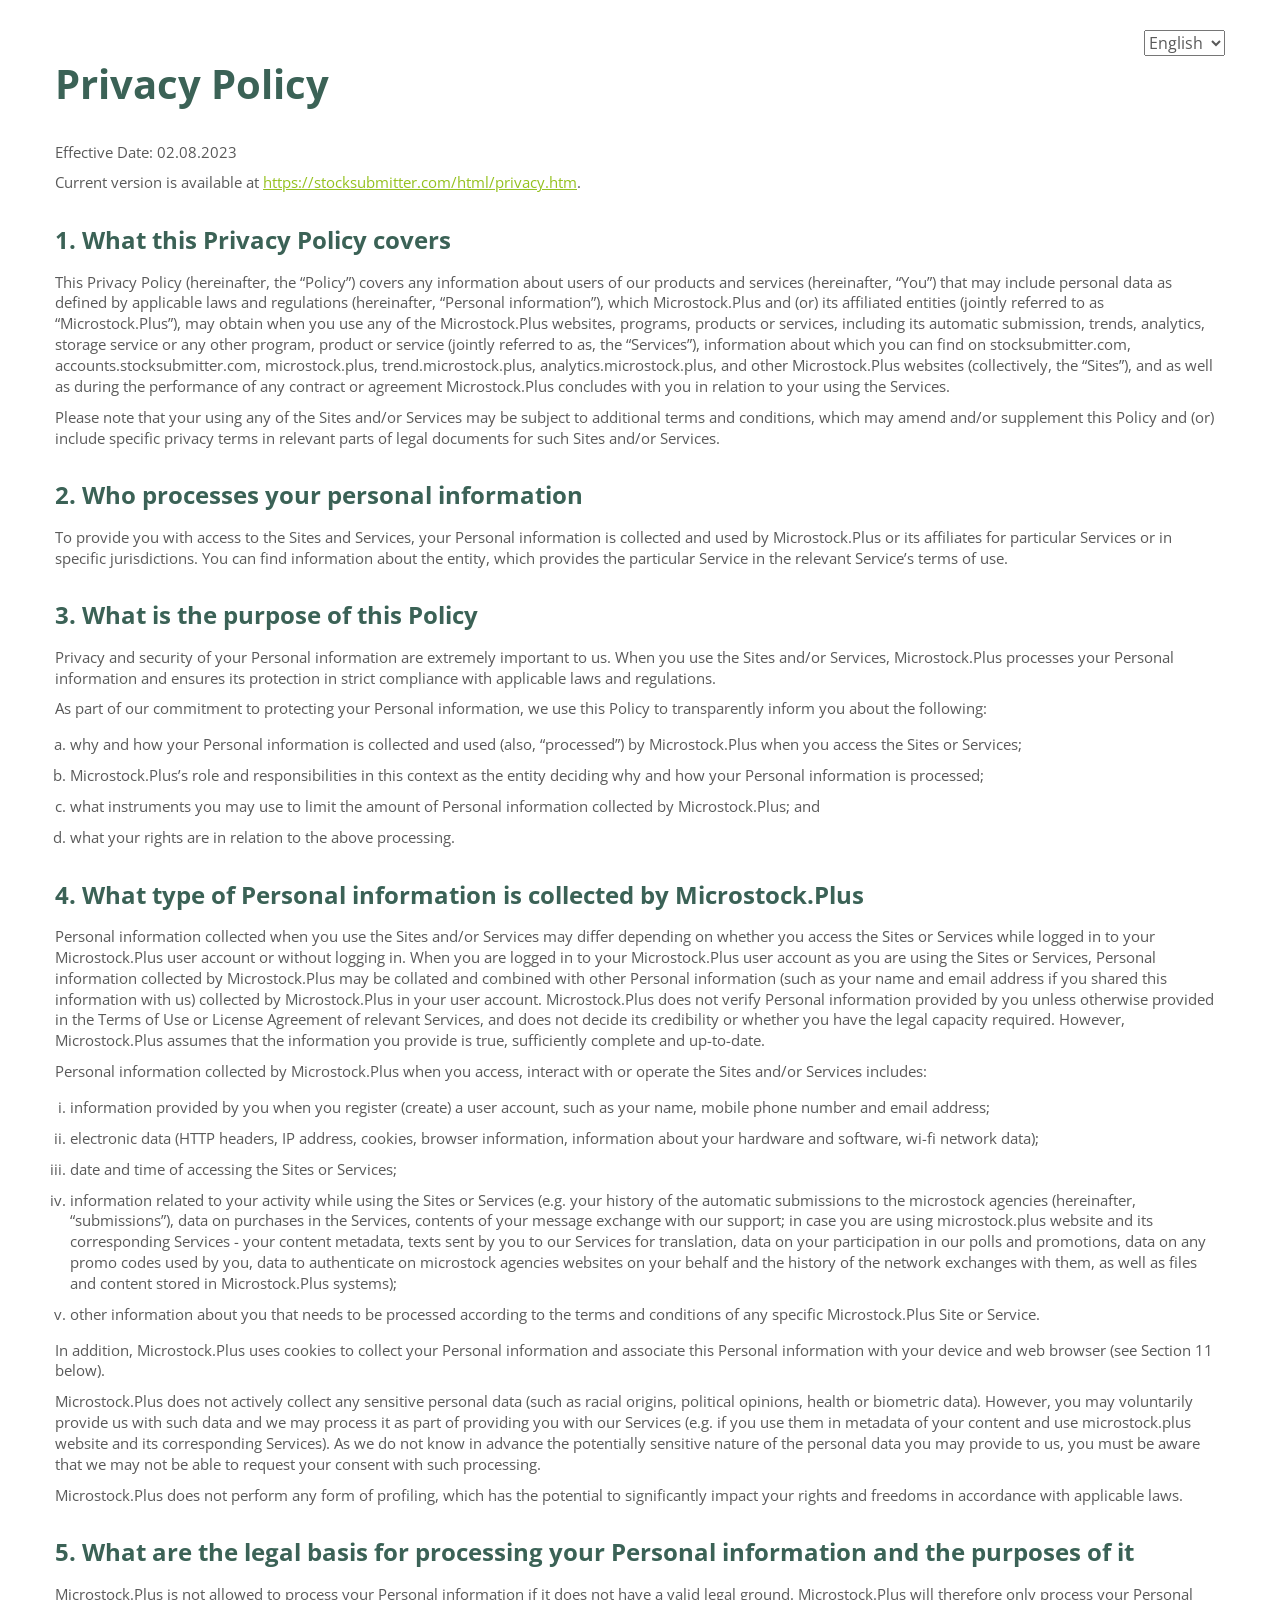
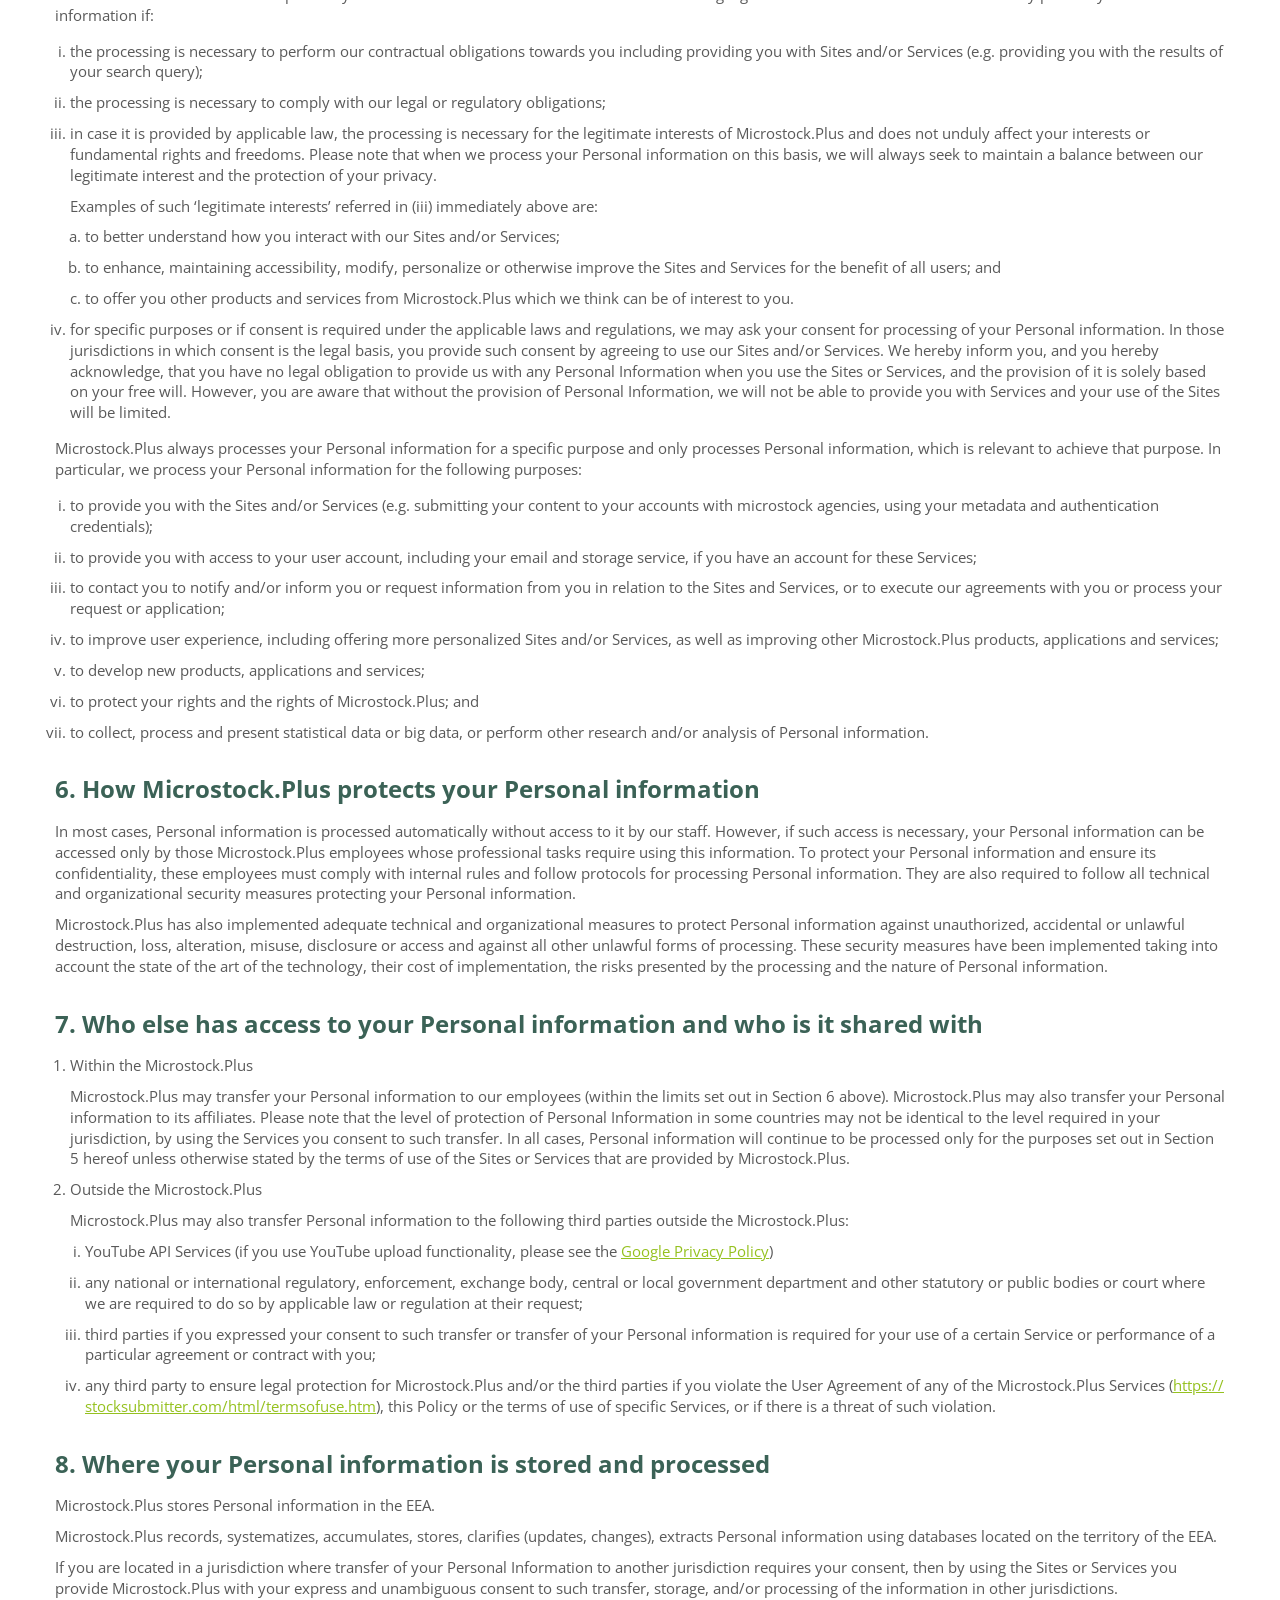
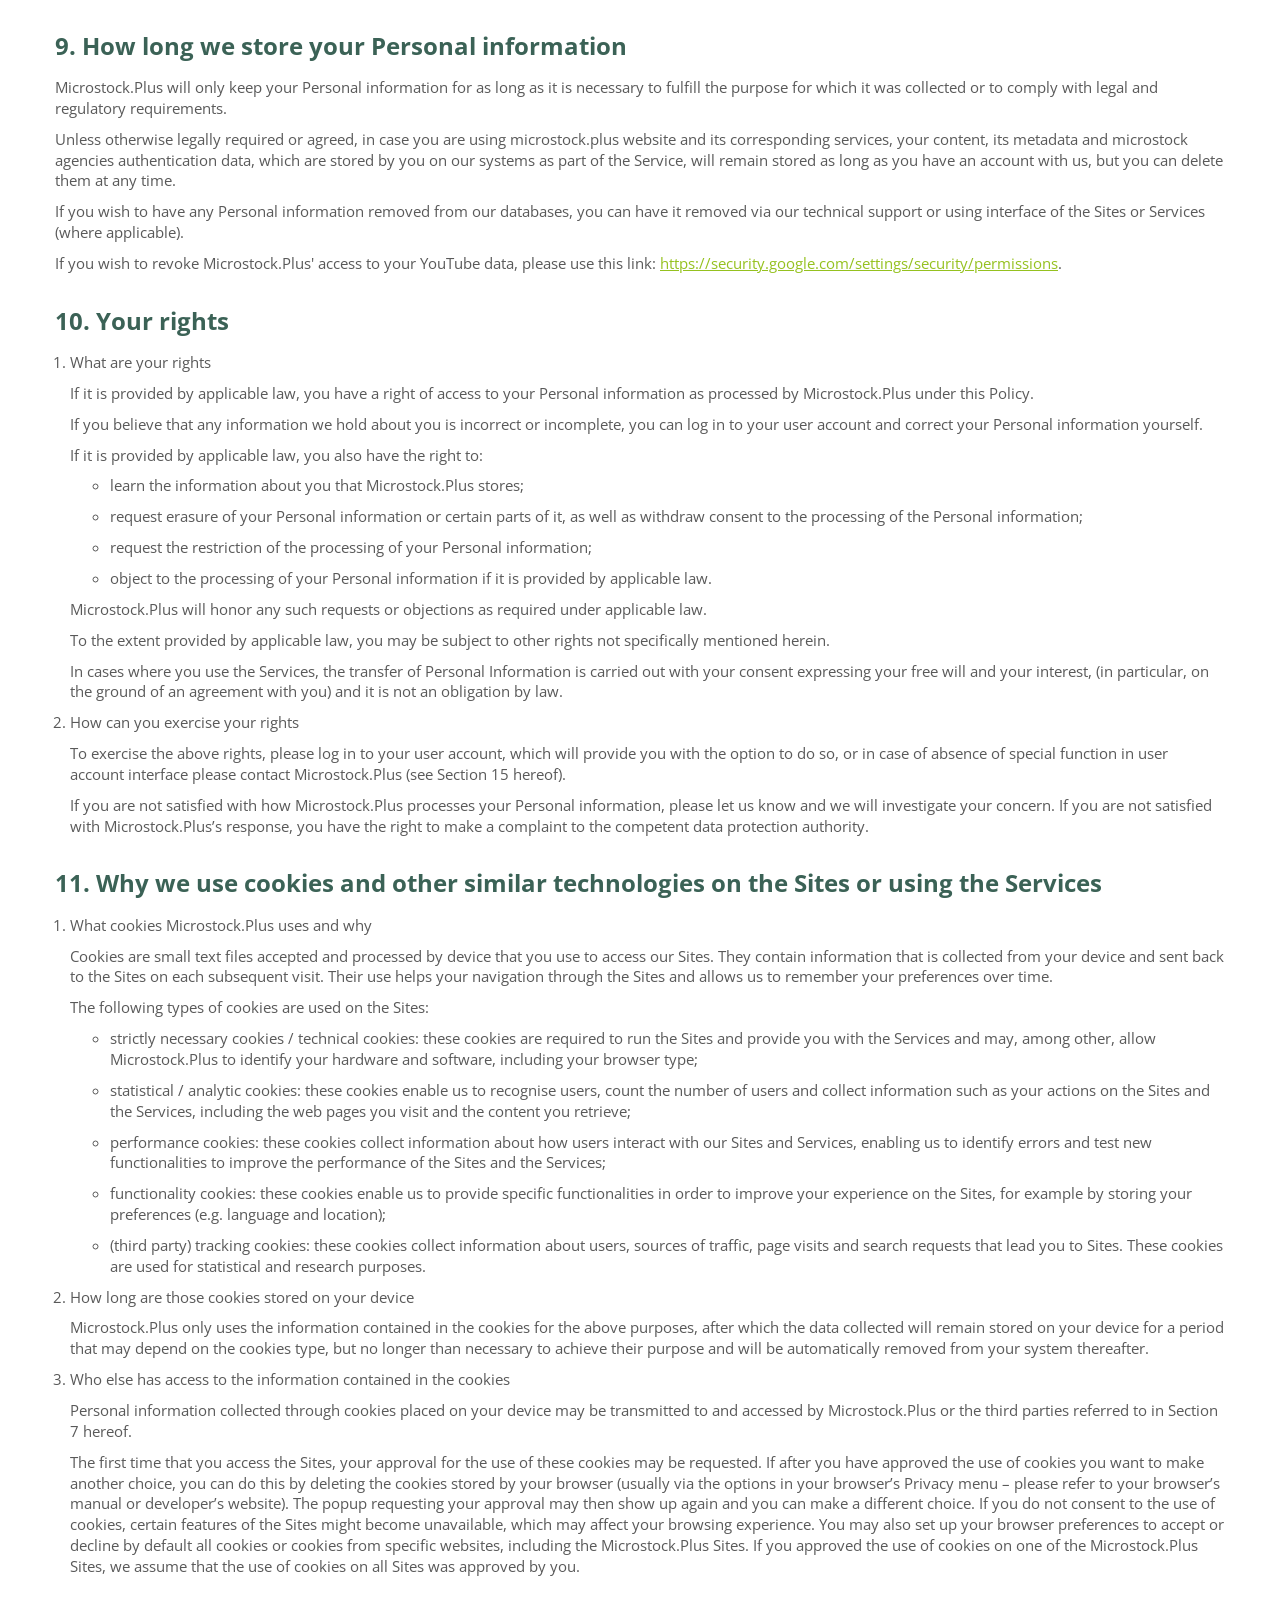
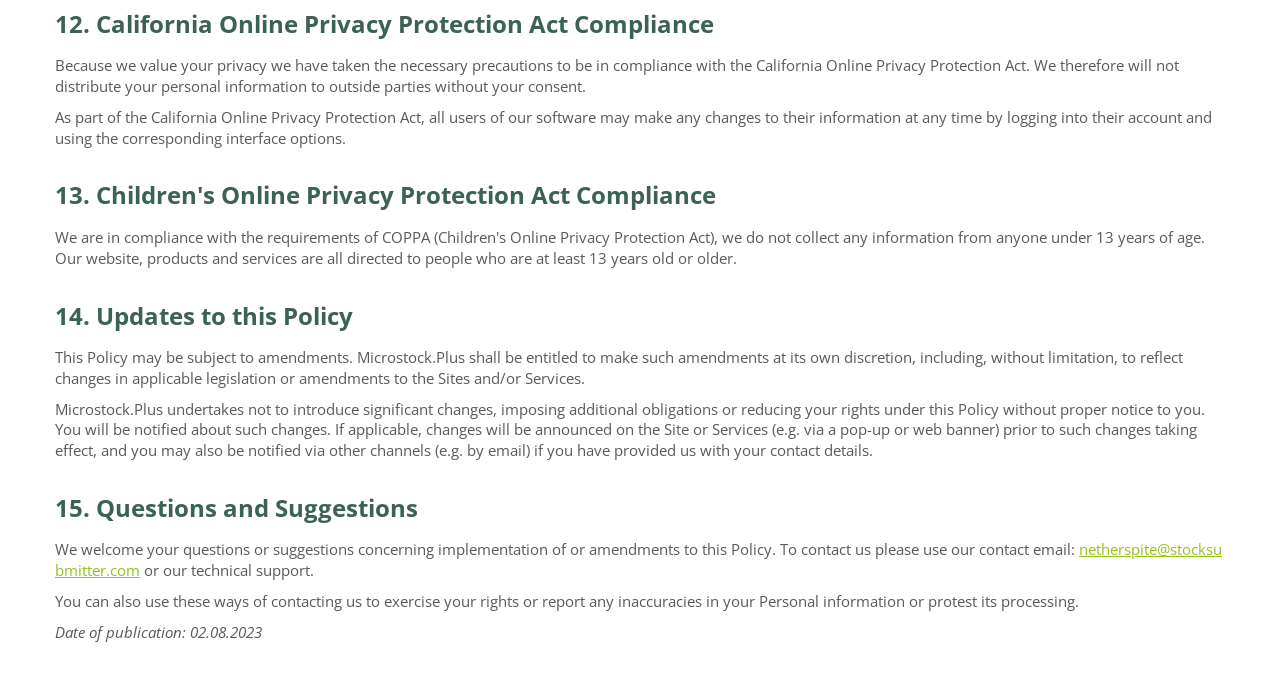
<file: app/html/privacy.htm>
<!DOCTYPE html>
<html lang="en">

<head>
  <meta charset="UTF-8">
  <meta name="viewport" content="width=device-width, initial-scale=1.0">
  <meta http-equiv="X-UA-Compatible" content="ie=edge">
  <link href="https://fonts.googleapis.com/css?family=Open+Sans:400,700&display=swap" rel="stylesheet" media="all" onload="this.media='all'">
  <title>Privacy Policy</title>
  <meta name="description" content="Privacy Policy for the Microstock.Plus services">
</head>

<body>
  <style>
  :root {
    --root-font: 62.5%;
    --white: #FFFFFF;
    --main-title-color: #3b6256;
    --main-text-color: #595959;
    --green: #95c11f;

  }

  html {
    height: 100%;
    font-size: var(--root-font);
    width: 100%;
  }

  body {
    height: inherit;
    margin: 0;
    position: relative;
    font-family: Open Sans, Verdana, sans-serif;
    line-height: 1.4;
    -moz-osx-font-smoothing: grayscale;
    -webkit-font-smoothing: antialiased;
    font-smoothing: antialiased;
    -webkit-text-size-adjust: 100%;
    -moz-text-size-adjust: 100%;
    text-size-adjust: 100%;
    color: var(--main-text-color);
    line-height: 1.39;
    background: var(--white);
  }

  .no-scroll {
    overflow-y: hidden
  }

  button {
    -moz-appearance: none;
    -webkit-appearance: none;
    background: 0 0;
    border: 0;
    font-family: inherit;
    cursor: pointer;
    user-select: none;
  }

  a {
    text-decoration: none;
    user-select: none;
  }

  *,
  :after,
  :before {
    -webkit-box-sizing: border-box;
    box-sizing: border-box
  }

  h1,
  h2,
  h3,
  h4,
  h5,
  h6,
  p {
    margin: 0;
  }

  .privacy {
    width: 100%;
    padding: 3rem 1.5rem;
    max-width: 120rem;
    margin: 0 auto;
  }

  .privacy__select {
    display: block;
    margin-left: auto;
    font-size: 1.6rem;
    color: inherit;
    font-family: inherit;
  }

  .privacy__main-title {
    font-size: 4rem;
    color: var(--main-title-color);
    font-weight: 700;
    margin-bottom: 3rem
  }


  .privacy__section {
    font-size: 1.5rem;
  }

  .privacy__title {
    font-size: 2.4rem;
    color: var(--main-title-color);
    font-weight: 700;
    margin-bottom: 1.5rem
  }

  .privacy__section:not(:last-child) {
    margin-bottom: 3rem;
  }

  .privacy__paragraph:not(:last-child) {
    margin-bottom: 1rem;
  }

  .privacy__ol-alpha {
    list-style-type: lower-alpha;
    padding-left: 1.5rem;
  }

  .privacy__ol-common {
    padding-left: 1.5rem;
  }


  .privacy__ol {
    list-style-type: lower-roman;
    padding-left: 1.5rem;
  }

  .privacy__ul {
    margin-bottom: 1rem;
  }

  .privacy__li:not(:last-child) {
    margin-bottom: 1rem;
  }

  .privacy__link {
    word-break: break-all;
    text-decoration: underline;
    color: var(--green)
  }

  @media (max-width: 1200px) {

    .privacy__main-title {
      font-size: calc(2.8rem + 1.2 * ((100vw - 32rem)/ 88))
    }

    .privacy__title {
      font-size: calc(1.8rem + .6 * ((100vw - 32rem)/ 88))
    }

    .privacy__section {
      font-size: calc(1.4rem + .1 * ((100vw - 32rem)/ 88))
    }
  }
  </style>
  <script language="JavaScript">
    const SetLang = function() {
      const sel = document.getElementById('lang_select');
      const lang = sel.options[sel.selectedIndex].value;
      location.href = 'privacy' + ((lang === 'en') ? '' : ('_' + lang)) + '.htm';
    };
  </script>
  <article class="privacy">
    <select class="privacy__select" id="lang_select" onchange="SetLang();">
      <option value="ru">Russian</option>
      <option value="en" selected>English</option>
    </select>
    <h1 class="privacy__main-title">Privacy Policy
    </h1>
    <section class="privacy__section">
      <p class="privacy__paragraph">Effective Date: 02.08.2023</p>
      <p class="privacy__paragraph">Current version is available at <a class="privacy__link" href="/html/privacy.htm">https://stocksubmitter.com/html/privacy.htm</a>.</p>
    </section>
    <section class="privacy__section">
      <h2 class="privacy__title">1. What this Privacy Policy covers
      </h2>
      <div class="privacy__text">
        <p class="privacy__paragraph">This Privacy Policy (hereinafter, the “Policy”) covers any information about users of our products and services (hereinafter, “You”) that may include personal data as defined by applicable laws and regulations (hereinafter, “Personal information”), which Microstock.Plus and (or) its affiliated entities (jointly referred to as “Microstock.Plus”), may obtain when you use any of the Microstock.Plus websites, programs, products or services, including its automatic submission, trends, analytics, storage service or any other program, product or service (jointly referred to as, the “Services”), information about which you can find on stocksubmitter.com, accounts.stocksubmitter.com, microstock.plus, trend.microstock.plus, analytics.microstock.plus, and other Microstock.Plus websites (collectively, the “Sites”), and as well as during the performance of any contract or agreement Microstock.Plus concludes with you in relation to your using the Services.</p>
        <p class="privacy__paragraph">Please note that your using any of the Sites and/or Services may be subject to additional terms and conditions, which may amend and/or supplement this Policy and (or) include specific privacy terms in relevant parts of legal documents for such Sites and/or Services.</p>
      </div>
    </section>
    <section class="privacy__section">
      <h2 class="privacy__title">2. Who processes your personal information
      </h2>
      <div class="privacy__text">
        <p class="privacy__paragraph">To provide you with access to the Sites and Services, your Personal information is collected and used by Microstock.Plus or its affiliates for particular Services or in specific jurisdictions. You can find information about the entity, which provides the particular Service in the relevant Service’s terms of use.</p>
      </div>
    </section>
    <section class="privacy__section">
      <h2 class="privacy__title">3. What is the purpose of this Policy
      </h2>
      <div class="privacy__text">
        <p class="privacy__paragraph">Privacy and security of your Personal information are extremely important to us. When you use the Sites and/or Services, Microstock.Plus processes your Personal information and ensures its protection in strict compliance with applicable laws and regulations.</p>
        <p class="privacy__paragraph">As part of our commitment to protecting your Personal information, we use this Policy to transparently inform you about the following:</p>
        <ol class="privacy__ol-alpha">
          <li class="privacy__li">why and how your Personal information is collected and used (also, “processed”) by Microstock.Plus when you access the Sites or Services;</li>
          <li class="privacy__li">Microstock.Plus’s role and responsibilities in this context as the entity deciding why and how your Personal information is processed;</li>
          <li class="privacy__li">what instruments you may use to limit the amount of Personal information collected by Microstock.Plus; and</li>
          <li class="privacy__li">what your rights are in relation to the above processing.</li>
        </ol>
      </div>
    </section>
    <section class="privacy__section">
      <h2 class="privacy__title">4. What type of Personal information is collected by Microstock.Plus
      </h2>
      <div class="privacy__text">
        <p class="privacy__paragraph">Personal information collected when you use the Sites and/or Services may differ depending on whether you access the Sites or Services while logged in to your Microstock.Plus user account or without logging in. When you are logged in to your Microstock.Plus user account as you are using the Sites or Services, Personal information collected by Microstock.Plus may be collated and combined with other Personal information (such as your name and email address if you shared this information with us) collected by Microstock.Plus in your user account. Microstock.Plus does not verify Personal information provided by you unless otherwise provided in the Terms of Use or License Agreement of relevant Services, and does not decide its credibility or whether you have the legal capacity required. However, Microstock.Plus assumes that the information you provide is true, sufficiently complete and up-to-date.</p>
        <p class="privacy__paragraph">Personal information collected by Microstock.Plus when you access, interact with or operate the Sites and/or Services includes:</p>
        <ol class="privacy__ol">
          <li class="privacy__li">information provided by you when you register (create) a user account, such as your name, mobile phone number and email address;</li>
          <li class="privacy__li">electronic data (HTTP headers, IP address, cookies, browser information, information about your hardware and software, wi-fi network data);</li>
          <li class="privacy__li">date and time of accessing the Sites or Services;</li>
          <li class="privacy__li">information related to your activity while using the Sites or Services (e.g. your history of the automatic submissions to the microstock agencies (hereinafter, “submissions”), data on purchases in the Services, contents of your message exchange with our support; in case you are using microstock.plus website and its corresponding Services - your content metadata, texts sent by you to our Services for translation, data on your participation in our polls and promotions, data on any promo codes used by you, data to authenticate on microstock agencies websites on your behalf and the history of the network exchanges with them, as well as files and content stored in Microstock.Plus systems);</li>
          <li class="privacy__li">other information about you that needs to be processed according to the terms and conditions of any specific Microstock.Plus Site or Service.</li>
        </ol>
        <p class="privacy__paragraph">In addition, Microstock.Plus uses cookies to collect your Personal information and associate this Personal information with your device and web browser (see Section 11 below).</p>
        <p class="privacy__paragraph">Microstock.Plus does not actively collect any sensitive personal data (such as racial origins, political opinions, health or biometric data). However, you may voluntarily provide us with such data and we may process it as part of providing you with our Services (e.g. if you use them in metadata of your content and use microstock.plus website and its corresponding Services). As we do not know in advance the potentially sensitive nature of the personal data you may provide to us, you must be aware that we may not be able to request your consent with such processing.</p>
        <p class="privacy__paragraph">Microstock.Plus does not perform any form of profiling, which has the potential to significantly impact your rights and freedoms in accordance with applicable laws.</p>
      </div>
    </section>
    <section class="privacy__section">
      <h2 class="privacy__title">5. What are the legal basis for processing your Personal information and the purposes of it
      </h2>
      <div class="privacy__text">
        <p class="privacy__paragraph">Microstock.Plus is not allowed to process your Personal information if it does not have a valid legal ground. Microstock.Plus will therefore only process your Personal information if:</p>
        <ol class="privacy__ol">
          <li class="privacy__li">the processing is necessary to perform our contractual obligations towards you including providing you with Sites and/or Services (e.g. providing you with the results of your search query);</li>
          <li class="privacy__li">the processing is necessary to comply with our legal or regulatory obligations;</li>
          <li class="privacy__li">
            <p class="privacy__paragraph">in case it is provided by applicable law, the processing is necessary for the legitimate interests of Microstock.Plus and does not unduly affect your interests or fundamental rights and freedoms. Please note that when we process your Personal information on this basis, we will always seek to maintain a balance between our legitimate interest and the protection of your privacy.</p>
            <p class="privacy__paragraph">Examples of such ‘legitimate interests’ referred in (iii) immediately above are:</p>
            <ol class="privacy__ol-alpha">
              <li class="privacy__li">to better understand how you interact with our Sites and/or Services;</li>
              <li class="privacy__li">to enhance, maintaining accessibility, modify, personalize or otherwise improve the Sites and Services for the benefit of all users; and</li>
              <li class="privacy__li">to offer you other products and services from Microstock.Plus which we think can be of interest to you.</li>
            </ol>
          </li>
          <li class="privacy__li">for specific purposes or if consent is required under the applicable laws and regulations, we may ask your consent for processing of your Personal information. In those jurisdictions in which consent is the legal basis, you provide such consent by agreeing to use our Sites and/or Services. We hereby inform you, and you hereby acknowledge, that you have no legal obligation to provide us with any Personal Information when you use the Sites or Services, and the provision of it is solely based on your free will. However, you are aware that without the provision of Personal Information, we will not be able to provide you with Services and your use of the Sites will be limited.</li>
        </ol>
        <p class="privacy__paragraph">Microstock.Plus always processes your Personal information for a specific purpose and only processes Personal information, which is relevant to achieve that purpose. In particular, we process your Personal information for the following purposes:</p>
        <ol class="privacy__ol">
          <li class="privacy__li">to provide you with the Sites and/or Services (e.g. submitting your content to your accounts with microstock agencies, using your metadata and authentication credentials);</li>
          <li class="privacy__li">to provide you with access to your user account, including your email and storage service, if you have an account for these Services;</li>
          <li class="privacy__li">to contact you to notify and/or inform you or request information from you in relation to the Sites and Services, or to execute our agreements with you or process your request or application;</li>
          <li class="privacy__li">to improve user experience, including offering more personalized Sites and/or Services, as well as improving other Microstock.Plus products, applications and services; </li>
          <li class="privacy__li">to develop new products, applications and services;</li>
          <li class="privacy__li">to protect your rights and the rights of Microstock.Plus; and</li>
          <li class="privacy__li">to collect, process and present statistical data or big data, or perform other research and/or analysis of Personal information.</li>
        </ol>
      </div>
    </section>
    <section class="privacy__section">
      <h2 class="privacy__title">6. How Microstock.Plus protects your Personal information
      </h2>
      <div class="privacy__text">
        <p class="privacy__paragraph">In most cases, Personal information is processed automatically without access to it by our staff. However, if such access is necessary, your Personal information can be accessed only by those Microstock.Plus employees whose professional tasks require using this information. To protect your Personal information and ensure its confidentiality, these employees must comply with internal rules and follow protocols for processing Personal information. They are also required to follow all technical and organizational security measures protecting your Personal information.</p>
        <p class="privacy__paragraph">Microstock.Plus has also implemented adequate technical and organizational measures to protect Personal information against unauthorized, accidental or unlawful destruction, loss, alteration, misuse, disclosure or access and against all other unlawful forms of processing. These security measures have been implemented taking into account the state of the art of the technology, their cost of implementation, the risks presented by the processing and the nature of Personal information.</p>
      </div>
    </section>
    <section class="privacy__section">
      <h2 class="privacy__title">7. Who else has access to your Personal information and who is it shared with
      </h2>
      <div class="privacy__text">
        <ol class="privacy__ol-common">
          <li class="privacy__li">
            <p class="privacy__paragraph">Within the Microstock.Plus</p>
            <p class="privacy__paragraph">Microstock.Plus may transfer your Personal information to our employees (within the limits set out in Section 6 above). Microstock.Plus may also transfer your Personal information to its affiliates. Please note that the level of protection of Personal Information in some countries may not be identical to the level required in your jurisdiction, by using the Services you consent to such transfer. In all cases, Personal information will continue to be processed only for the purposes set out in Section 5 hereof unless otherwise stated by the terms of use of the Sites or Services that are provided by Microstock.Plus.</p>
          </li>
          <li class="privacy__li">
            <p class="privacy__paragraph">Outside the Microstock.Plus</p>
            <p class="privacy__paragraph">Microstock.Plus may also transfer Personal information to the following third parties outside the Microstock.Plus:</p>
            <ol class="privacy__ol">
              <li class="privacy__li">YouTube API Services (if you use YouTube upload functionality, please see the <a class="privacy__link" href="http://www.google.com/policies/privacy">Google Privacy Policy</a>)</li>
              <li class="privacy__li">any national or international regulatory, enforcement, exchange body, central or local government department and other statutory or public bodies or court where we are required to do so by applicable law or regulation at their request;</li>
              <li class="privacy__li">third parties if you expressed your consent to such transfer or transfer of your Personal information is required for your use of a certain Service or performance of a particular agreement or contract with you;</li>
              <li class="privacy__li">any third party to ensure legal protection for Microstock.Plus and/or the third parties if you violate the User Agreement of any of the Microstock.Plus Services (<a class="privacy__link" href="/html/termsofuse.htm">https://stocksubmitter.com/html/termsofuse.htm</a>), this Policy or the terms of use of specific Services, or if there is a threat of such violation. </li>
            </ol>
          </li>
        </ol>
      </div>
    </section>
    <section class="privacy__section">
      <h2 class="privacy__title">8. Where your Personal information is stored and processed
      </h2>
      <div class="privacy__text">
        <p class="privacy__paragraph">Microstock.Plus stores Personal information in the EEA.</p>
        <p class="privacy__paragraph">Microstock.Plus records, systematizes, accumulates, stores, clarifies (updates, changes), extracts Personal information using databases located on the territory of the EEA.</p>
        <p class="privacy__paragraph">If you are located in a jurisdiction where transfer of your Personal Information to another jurisdiction requires your consent, then by using the Sites or Services you provide Microstock.Plus with your express and unambiguous consent to such transfer, storage, and/or processing of the information in other jurisdictions.</p>
      </div>
    </section>
    <section class="privacy__section">
      <h2 class="privacy__title">9. How long we store your Personal information
      </h2>
      <div class="privacy__text">
        <p class="privacy__paragraph">Microstock.Plus will only keep your Personal information for as long as it is necessary to fulfill the purpose for which it was collected or to comply with legal and regulatory requirements.</p>
        <p class="privacy__paragraph">Unless otherwise legally required or agreed, in case you are using microstock.plus website and its corresponding services, your content, its metadata and microstock agencies authentication data, which are stored by you on our systems as part of the Service, will remain stored as long as you have an account with us, but you can delete them at any time.</p>
        <p class="privacy__paragraph">If you wish to have any Personal information removed from our databases, you can have it removed via our technical support or using interface of the Sites or Services (where applicable).</p>
        <p class="privacy__paragraph">If you wish to revoke Microstock.Plus' access to your YouTube data, please use this link: <a class="privacy__link" href="https://security.google.com/settings/security/permissions">https://security.google.com/settings/security/permissions</a>.</p>
      </div>
    </section>
    <section class="privacy__section">
      <h2 class="privacy__title">10. Your rights
      </h2>
      <div class="privacy__text">
        <ol class="privacy__ol-common">
          <li class="privacy__li">
            <p class="privacy__paragraph">What are your rights</p>
            <p class="privacy__paragraph">If it is provided by applicable law, you have a right of access to your Personal information as processed by Microstock.Plus under this Policy.</p>
            <p class="privacy__paragraph">If you believe that any information we hold about you is incorrect or incomplete, you can log in to your user account and correct your Personal information yourself.</p>
            <p class="privacy__paragraph">If it is provided by applicable law, you also have the right to:</p>
            <ul class="privacy__ul">
              <li class="privacy__li">learn the information about you that Microstock.Plus stores;</li>
              <li class="privacy__li">request erasure of your Personal information or certain parts of it, as well as withdraw consent to the processing of the Personal information;</li>
              <li class="privacy__li">request the restriction of the processing of your Personal information;</li>
              <li class="privacy__li">object to the processing of your Personal information if it is provided by applicable law.</li>
            </ul>
            <p class="privacy__paragraph">Microstock.Plus will honor any such requests or objections as required under applicable law.</p>
            <p class="privacy__paragraph">To the extent provided by applicable law, you may be subject to other rights not specifically mentioned herein.</p>
            <p class="privacy__paragraph">In cases where you use the Services, the transfer of Personal Information is carried out with your consent expressing your free will and your interest, (in particular, on the ground of an agreement with you) and it is not an obligation by law.</p>
          </li>
          <li class="privacy__li">
            <p class="privacy__paragraph">How can you exercise your rights</p>
            <p class="privacy__paragraph">To exercise the above rights, please log in to your user account, which will provide you with the option to do so, or in case of absence of special function in user account interface please contact Microstock.Plus (see Section 15 hereof).</p>
            <p class="privacy__paragraph">If you are not satisfied with how Microstock.Plus processes your Personal information, please let us know and we will investigate your concern. If you are not satisfied with Microstock.Plus’s response, you have the right to make a complaint to the competent data protection authority.</p>
          </li>
        </ol>
      </div>
    </section>
    <section class="privacy__section">
      <h2 class="privacy__title">11. Why we use cookies and other similar technologies on the Sites or using the Services
      </h2>
      <div class="privacy__text">
        <ol class="privacy__ol-common">
          <li class="privacy__li">
            <p class="privacy__paragraph">What cookies Microstock.Plus uses and why</p>
            <p class="privacy__paragraph">Cookies are small text files accepted and processed by device that you use to access our Sites. They contain information that is collected from your device and sent back to the Sites on each subsequent visit. Their use helps your navigation through the Sites and allows us to remember your preferences over time.</p>
            <p class="privacy__paragraph">The following types of cookies are used on the Sites:</p>
            <ul class="privacy__ul">
              <li class="privacy__li">strictly necessary cookies / technical cookies: these cookies are required to run the Sites and provide you with the Services and may, among other, allow Microstock.Plus to identify your hardware and software, including your browser type;</li>
              <li class="privacy__li">statistical / analytic cookies: these cookies enable us to recognise users, count the number of users and collect information such as your actions on the Sites and the Services, including the web pages you visit and the content you retrieve;</li>
              <li class="privacy__li">performance cookies: these cookies collect information about how users interact with our Sites and Services, enabling us to identify errors and test new functionalities to improve the performance of the Sites and the Services;</li>
              <li class="privacy__li">functionality cookies: these cookies enable us to provide specific functionalities in order to improve your experience on the Sites, for example by storing your preferences (e.g. language and location);</li>
              <li class="privacy__li">(third party) tracking cookies: these cookies collect information about users, sources of traffic, page visits and search requests that lead you to Sites. These cookies are used for statistical and research purposes.</li>
            </ul>
          </li>
          <li class="privacy__li">
            <p class="privacy__paragraph">How long are those cookies stored on your device</p>
            <p class="privacy__paragraph">Microstock.Plus only uses the information contained in the cookies for the above purposes, after which the data collected will remain stored on your device for a period that may depend on the cookies type, but no longer than necessary to achieve their purpose and will be automatically removed from your system thereafter.</p>
          </li>
          <li class="privacy__li">
            <p class="privacy__paragraph">Who else has access to the information contained in the cookies</p>
            <p class="privacy__paragraph">Personal information collected through cookies placed on your device may be transmitted to and accessed by Microstock.Plus or the third parties referred to in Section 7 hereof.</p>
            <p class="privacy__paragraph">The first time that you access the Sites, your approval for the use of these cookies may be requested. If after you have approved the use of cookies you want to make another choice, you can do this by deleting the cookies stored by your browser (usually via the options in your browser’s Privacy menu – please refer to your browser’s manual or developer’s website). The popup requesting your approval may then show up again and you can make a different choice. If you do not consent to the use of cookies, certain features of the Sites might become unavailable, which may affect your browsing experience. You may also set up your browser preferences to accept or decline by default all cookies or cookies from specific websites, including the Microstock.Plus Sites. If you approved the use of cookies on one of the Microstock.Plus Sites, we assume that the use of cookies on all Sites was approved by you.</p>
          </li>
        </ol>
      </div>
    </section>
    <section class="privacy__section">
      <h2 class="privacy__title">12. California Online Privacy Protection Act Compliance</h2>
      <div class="privacy__text">
        <p class="privacy__paragraph">Because we value your privacy we have taken the necessary precautions to be in compliance with the California Online Privacy Protection Act. We therefore will not distribute your personal information to outside parties without your consent.</p>
        <p class="privacy__paragraph">As part of the California Online Privacy Protection Act, all users of our software may make any changes to their information at any time by logging into their account and using the corresponding interface options.</p>
      </div>
    </section>
    <section class="privacy__section">
      <h2 class="privacy__title">13. Children's Online Privacy Protection Act Compliance
      </h2>
      <div class="privacy__text">
        <p class="privacy__paragraph">We are in compliance with the requirements of COPPA (Children's Online Privacy Protection Act), we do not collect any information from anyone under 13 years of age. Our website, products and services are all directed to people who are at least 13 years old or older.</p>
      </div>
    </section>
    <section class="privacy__section">
      <h2 class="privacy__title">14. Updates to this Policy
      </h2>
      <div class="privacy__text">
        <p class="privacy__paragraph">This Policy may be subject to amendments. Microstock.Plus shall be entitled to make such amendments at its own discretion, including, without limitation, to reflect changes in applicable legislation or amendments to the Sites and/or Services.</p>
        <p class="privacy__paragraph">Microstock.Plus undertakes not to introduce significant changes, imposing additional obligations or reducing your rights under this Policy without proper notice to you. You will be notified about such changes. If applicable, changes will be announced on the Site or Services (e.g. via a pop-up or web banner) prior to such changes taking effect, and you may also be notified via other channels (e.g. by email) if you have provided us with your contact details.</p>
      </div>
    </section>
    <section class="privacy__section">
      <h2 class="privacy__title">15. Questions and Suggestions
      </h2>
      <div class="privacy__text">
        <p class="privacy__paragraph">We welcome your questions or suggestions concerning implementation of or amendments to this Policy. To contact us please use our contact email: <a href="mailto:netherspite@stocksubmitter.com" class="privacy__link">netherspite@stocksubmitter.com</a> or our technical support.</p>
        <p class="privacy__paragraph">You can also use these ways of contacting us to exercise your rights or report any inaccuracies in your Personal information or protest its processing.</p>
        <p class="privacy__paragraph"><i>Date of publication: 02.08.2023</i></p>
      </div>
    </section>
  </article>
</body>

</html>
</file>
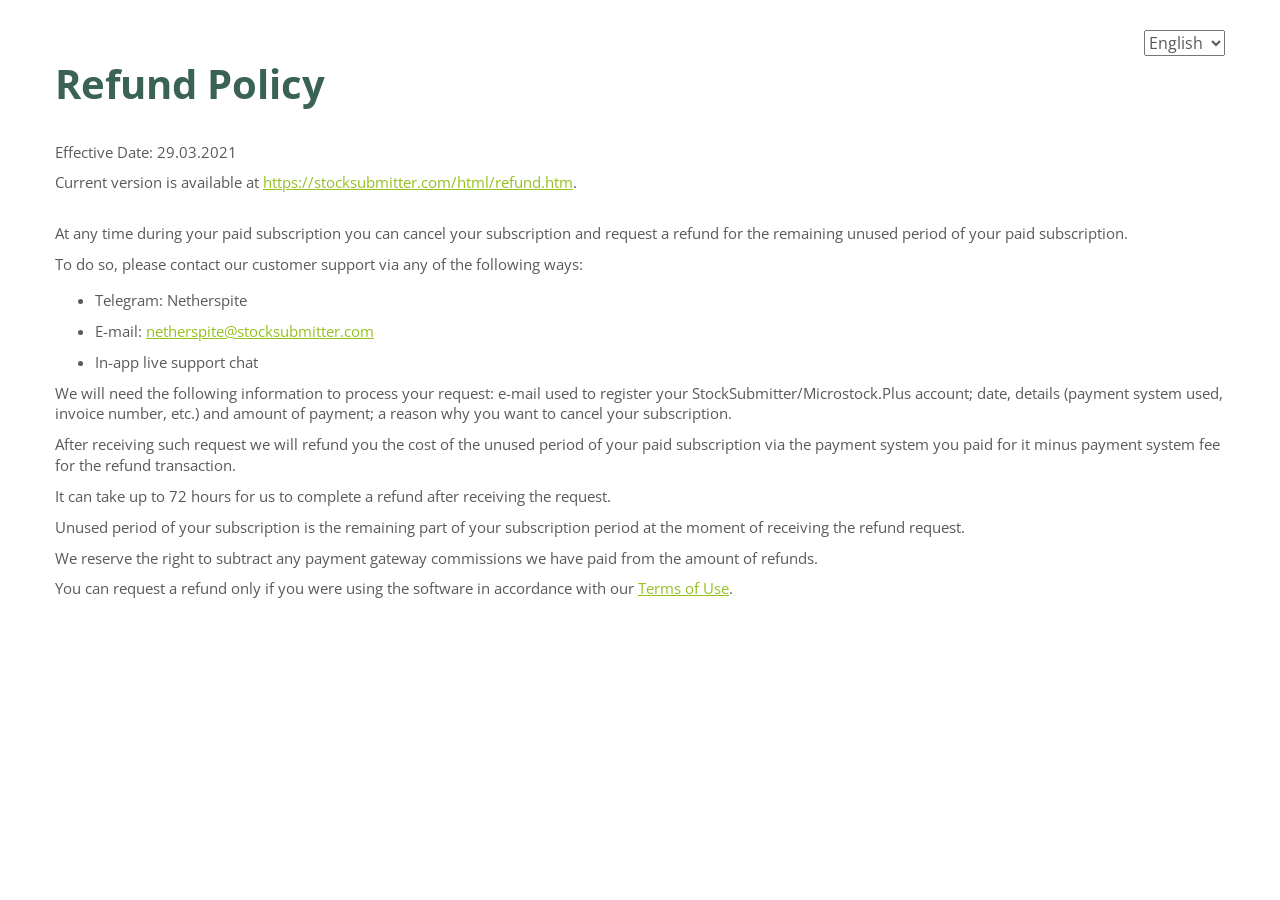
<file: app/html/refund.htm>
<!DOCTYPE html>
<html lang="en">

<head>
  <meta charset="UTF-8">
  <meta name="viewport" content="width=device-width, initial-scale=1.0">
  <meta http-equiv="X-UA-Compatible" content="ie=edge">
  <link href="https://fonts.googleapis.com/css?family=Open+Sans:400,700&display=swap" rel="stylesheet" media="all" onload="this.media='all'">
  <title>Refund Policy</title>
  <meta name="description" content="Refund Policy for the Microstock.Plus services">
</head>

<body>
  <style>
  :root {
    --root-font: 62.5%;
    --white: #FFFFFF;
    --main-title-color: #3b6256;
    --main-text-color: #595959;
    --green: #95c11f;

  }

  html {
    height: 100%;
    font-size: var(--root-font);
    width: 100%;
  }

  body {
    height: inherit;
    margin: 0;
    position: relative;
    font-family: Open Sans, Verdana, sans-serif;
    line-height: 1.4;
    -moz-osx-font-smoothing: grayscale;
    -webkit-font-smoothing: antialiased;
    font-smoothing: antialiased;
    -webkit-text-size-adjust: 100%;
    -moz-text-size-adjust: 100%;
    text-size-adjust: 100%;
    color: var(--main-text-color);
    line-height: 1.39;
    background: var(--white);
  }

  .no-scroll {
    overflow-y: hidden
  }

  button {
    -moz-appearance: none;
    -webkit-appearance: none;
    background: 0 0;
    border: 0;
    font-family: inherit;
    cursor: pointer;
    user-select: none;
  }

  a {
    text-decoration: none;
    user-select: none;
  }

  *,
  :after,
  :before {
    -webkit-box-sizing: border-box;
    box-sizing: border-box
  }

  h1,
  h2,
  h3,
  h4,
  h5,
  h6,
  p {
    margin: 0;
  }

  .privacy {
    width: 100%;
    padding: 3rem 1.5rem;
    max-width: 120rem;
    margin: 0 auto;
  }

  .privacy__select {
    display: block;
    margin-left: auto;
    font-size: 1.6rem;
    color: inherit;
    font-family: inherit;
  }

  .privacy__main-title {
    font-size: 4rem;
    color: var(--main-title-color);
    font-weight: 700;
    margin-bottom: 3rem
  }


  .privacy__section {
    font-size: 1.5rem;
  }

  .privacy__title {
    font-size: 2.4rem;
    color: var(--main-title-color);
    font-weight: 700;
    margin-bottom: 1.5rem
  }

  .privacy__section:not(:last-child) {
    margin-bottom: 3rem;
  }

  .privacy__paragraph:not(:last-child) {
    margin-bottom: 1rem;
  }

  .privacy__ol-alpha {
    list-style-type: lower-alpha;
    padding-left: 1.5rem;
  }

  .privacy__ol-common {
    padding-left: 1.5rem;
  }


  .privacy__ol {
    list-style-type: lower-roman;
    padding-left: 1.5rem;
  }

  .privacy__ul {
    margin-bottom: 1rem;
  }

  .privacy__li:not(:last-child) {
    margin-bottom: 1rem;
  }

  .privacy__link {
    word-break: break-all;
    text-decoration: underline;
    color: var(--green)
  }

  @media (max-width: 1200px) {

    .privacy__main-title {
      font-size: calc(2.8rem + 1.2 * ((100vw - 32rem)/ 88))
    }

    .privacy__title {
      font-size: calc(1.8rem + .6 * ((100vw - 32rem)/ 88))
    }

    .privacy__section {
      font-size: calc(1.4rem + .1 * ((100vw - 32rem)/ 88))
    }
  }
  </style>
  <script language="JavaScript">
    const SetLang = function() {
      const sel = document.getElementById('lang_select');
      const lang = sel.options[sel.selectedIndex].value;
      location.href = 'refund' + ((lang === 'en') ? '' : ('_' + lang)) + '.htm';
    };
  </script>
  <article class="privacy">
    <select class="privacy__select" id="lang_select" onchange="SetLang();">
      <option value="ru">Russian</option>
      <option value="en" selected>English</option>
    </select>
    <h1 class="privacy__main-title">Refund Policy</h1>
    <section class="privacy__section">
      <p class="privacy__paragraph">Effective Date: 29.03.2021</p>
      <p class="privacy__paragraph">Current version is available at <a class="privacy__link" href="/html/refund.htm">https://stocksubmitter.com/html/refund.htm</a>.</p>
    </section>
    <section class="privacy__section">
      <div class="privacy__text">
        <p class="privacy__paragraph">At any time during your paid subscription you can cancel your subscription and request a refund for the remaining unused period of your paid subscription.</p>
        <p class="privacy__paragraph">To do so, please contact our customer support via any of the following ways:</p>
        <ul class="privacy__ul">
          <li class="privacy__li">Telegram: Netherspite</li>
          <li class="privacy__li">E-mail: <a class="privacy__link" href="mailto:netherspite@stocksubmitter.com">netherspite@stocksubmitter.com</a></li>
          <li class="privacy__li">In-app live support chat</li>
        </ul>
        <p class="privacy__paragraph">We will need the following information to process your request: e-mail used to register your StockSubmitter/Microstock.Plus account; date, details (payment system used, invoice number, etc.) and amount of payment; a reason why you want to cancel your subscription.</p>
        <p class="privacy__paragraph">After receiving such request we will refund you the cost of the unused period of your paid subscription via the payment system you paid for it minus payment system fee for the refund transaction.</p>
        <p class="privacy__paragraph">It can take up to 72 hours for us to complete a refund after receiving the request.</p>
        <p class="privacy__paragraph">Unused period of your subscription is the remaining part of your subscription period at the moment of receiving the refund request.</p>
        <p class="privacy__paragraph">We reserve the right to subtract any payment gateway commissions we have paid from the amount of refunds.</p>
        <p class="privacy__paragraph">You can request a refund only if you were using the software in accordance with our <a class="privacy__link" href="termsofuse.htm">Terms of Use</a>.</p>
      </div>
    </section>
  </article>
</body>

</html>
</file>
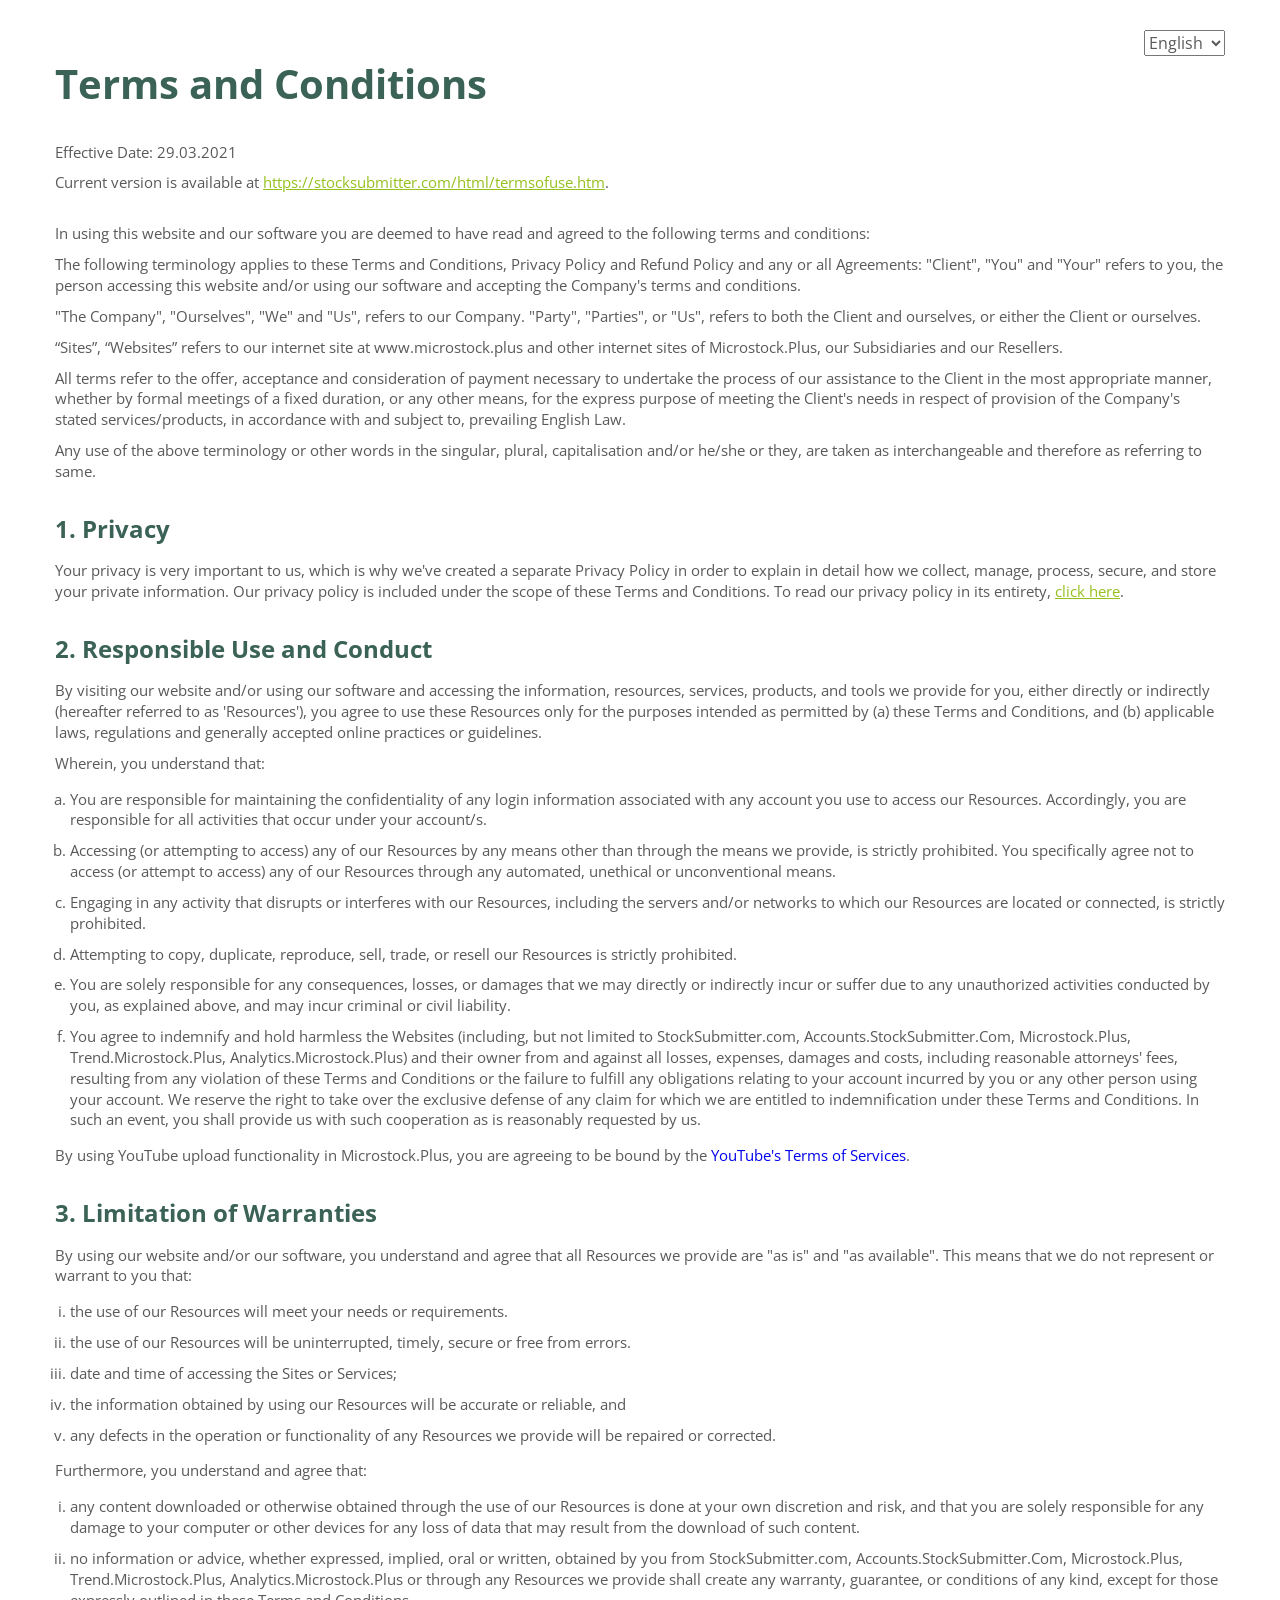
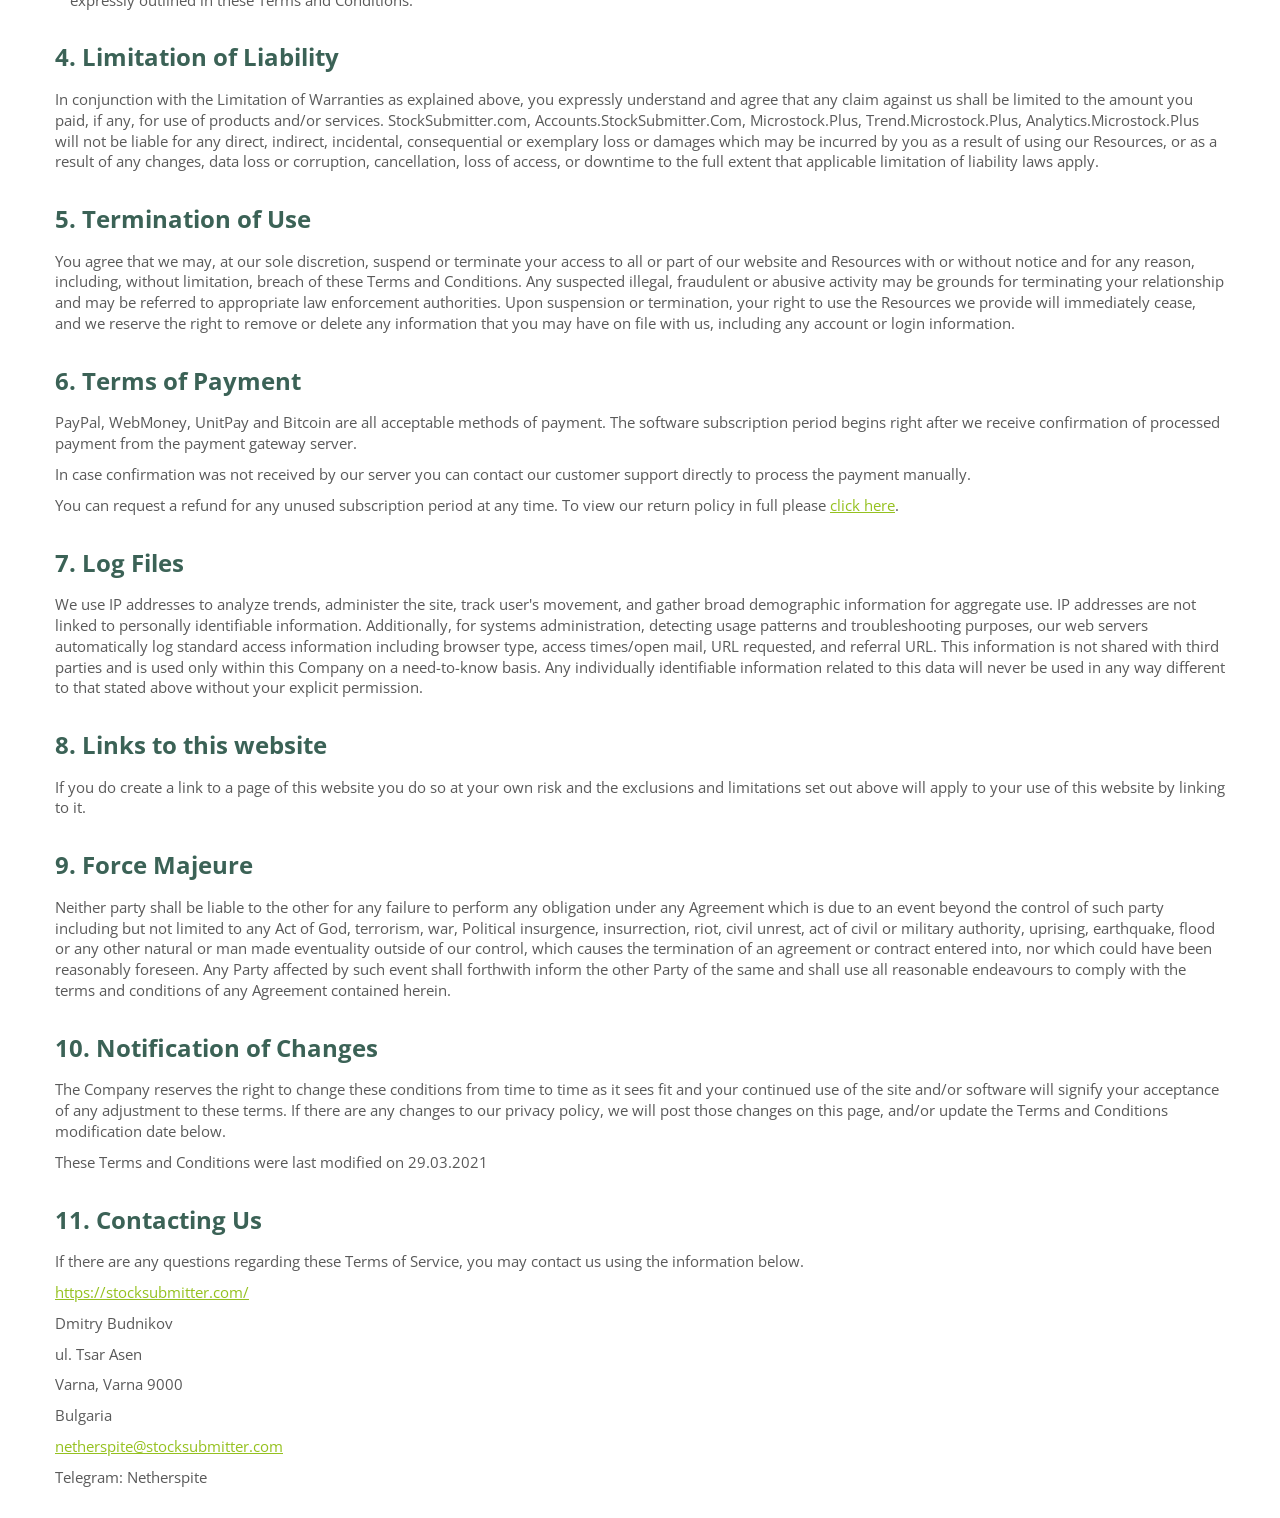
<file: app/html/termsofuse.htm>
<!DOCTYPE html>
<html lang="en">

<head>
  <meta charset="UTF-8">
  <meta name="viewport" content="width=device-width, initial-scale=1.0">
  <meta http-equiv="X-UA-Compatible" content="ie=edge">
  <link href="https://fonts.googleapis.com/css?family=Open+Sans:400,700&display=swap" rel="stylesheet" media="all" onload="this.media='all'">
  <title>Terms and Conditions</title>
  <meta name="description" content="Terms and Conditions of use for the Microstock.Plus services">
</head>

<body>
  <style>
  :root {
    --root-font: 62.5%;
    --white: #FFFFFF;
    --main-title-color: #3b6256;
    --main-text-color: #595959;
    --green: #95c11f;

  }

  html {
    height: 100%;
    font-size: var(--root-font);
    width: 100%;
  }

  body {
    height: inherit;
    margin: 0;
    position: relative;
    font-family: Open Sans, Verdana, sans-serif;
    line-height: 1.4;
    -moz-osx-font-smoothing: grayscale;
    -webkit-font-smoothing: antialiased;
    font-smoothing: antialiased;
    -webkit-text-size-adjust: 100%;
    -moz-text-size-adjust: 100%;
    text-size-adjust: 100%;
    color: var(--main-text-color);
    line-height: 1.39;
    background: var(--white);
  }

  .no-scroll {
    overflow-y: hidden
  }

  button {
    -moz-appearance: none;
    -webkit-appearance: none;
    background: 0 0;
    border: 0;
    font-family: inherit;
    cursor: pointer;
    user-select: none;
  }

  a {
    text-decoration: none;
    user-select: none;
  }

  *,
  :after,
  :before {
    -webkit-box-sizing: border-box;
    box-sizing: border-box
  }

  h1,
  h2,
  h3,
  h4,
  h5,
  h6,
  p {
    margin: 0;
  }

  .privacy {
    width: 100%;
    padding: 3rem 1.5rem;
    max-width: 120rem;
    margin: 0 auto;
  }

  .privacy__select {
    display: block;
    margin-left: auto;
    font-size: 1.6rem;
    color: inherit;
    font-family: inherit;
  }

  .privacy__main-title {
    font-size: 4rem;
    color: var(--main-title-color);
    font-weight: 700;
    margin-bottom: 3rem
  }


  .privacy__section {
    font-size: 1.5rem;
  }

  .privacy__title {
    font-size: 2.4rem;
    color: var(--main-title-color);
    font-weight: 700;
    margin-bottom: 1.5rem
  }

  .privacy__section:not(:last-child) {
    margin-bottom: 3rem;
  }

  .privacy__paragraph:not(:last-child) {
    margin-bottom: 1rem;
  }

  .privacy__ol-alpha {
    list-style-type: lower-alpha;
    padding-left: 1.5rem;
  }

  .privacy__ol-common {
    padding-left: 1.5rem;
  }


  .privacy__ol {
    list-style-type: lower-roman;
    padding-left: 1.5rem;
  }

  .privacy__ul {
    margin-bottom: 1rem;
  }

  .privacy__li:not(:last-child) {
    margin-bottom: 1rem;
  }

  .privacy__link {
    word-break: break-all;
    text-decoration: underline;
    color: var(--green)
  }

  @media (max-width: 1200px) {

    .privacy__main-title {
      font-size: calc(2.8rem + 1.2 * ((100vw - 32rem)/ 88))
    }

    .privacy__title {
      font-size: calc(1.8rem + .6 * ((100vw - 32rem)/ 88))
    }

    .privacy__section {
      font-size: calc(1.4rem + .1 * ((100vw - 32rem)/ 88))
    }
  }
  </style>
  <script language="JavaScript">
    const SetLang = function() {
      const sel = document.getElementById('lang_select');
      const lang = sel.options[sel.selectedIndex].value;
      location.href = 'termsofuse' + ((lang === 'en') ? '' : ('_' + lang)) + '.htm';
    };
  </script>
  <article class="privacy">
    <select class="privacy__select" id="lang_select" onchange="SetLang();">
      <option value="ru">Russian</option>
      <option value="en" selected>English</option>
    </select>
    <h1 class="privacy__main-title">Terms and Conditions</h1>
    <section class="privacy__section">
      <p class="privacy__paragraph">Effective Date: 29.03.2021</p>
      <p class="privacy__paragraph">Current version is available at <a class="privacy__link" href="/html/termsofuse.htm">https://stocksubmitter.com/html/termsofuse.htm</a>.</p>
    </section>
    <section class="privacy__section">
      <div class="privacy__text">
        <p class="privacy__paragraph">In using this website and our software you are deemed to have read and agreed to the following terms and conditions:</p>
        <p class="privacy__paragraph">The following terminology applies to these Terms and Conditions, Privacy Policy and Refund Policy and any or all Agreements: "Client", "You" and "Your" refers to you, the person accessing this website and/or using our software and accepting the Company's terms and conditions.</p>
        <p class="privacy__paragraph">"The Company", "Ourselves", "We" and "Us", refers to our Company. "Party", "Parties", or "Us", refers to both the Client and ourselves, or either the Client or ourselves.</p>
        <p class="privacy__paragraph">“Sites”, “Websites” refers to our internet site at www.microstock.plus and other internet sites of Microstock.Plus, our Subsidiaries and our Resellers.</p>
        <p class="privacy__paragraph">All terms refer to the offer, acceptance and consideration of payment necessary to undertake the process of our assistance to the Client in the most appropriate manner, whether by formal meetings of a fixed duration, or any other means, for the express purpose of meeting the Client's needs in respect of provision of the Company's stated services/products, in accordance with and subject to, prevailing English Law.</p>
        <p class="privacy__paragraph">Any use of the above terminology or other words in the singular, plural, capitalisation and/or he/she or they, are taken as interchangeable and therefore as referring to same.</p>
      </div>
    </section>
    <section class="privacy__section">
      <h2 class="privacy__title">1. Privacy</h2>
      <div class="privacy__text">
        <p class="privacy__paragraph">Your privacy is very important to us, which is why we've created a separate Privacy Policy in order to explain in detail how we collect, manage, process, secure, and store your private information. Our privacy policy is included under the scope of these Terms and Conditions. To read our privacy policy in its entirety, <a class="privacy__link" href="privacy.htm">click here</a>.</p>
      </div>
    </section>
    <section class="privacy__section">
      <h2 class="privacy__title">2. Responsible Use and Conduct</h2>
      <div class="privacy__text">
        <p class="privacy__paragraph">By visiting our website and/or using our software and accessing the information, resources, services, products, and tools we provide for you, either directly or indirectly (hereafter referred to as 'Resources'), you agree to use these Resources only for the purposes intended as permitted by (a) these Terms and Conditions, and (b) applicable laws, regulations and generally accepted online practices or guidelines.</p>
        <p class="privacy__paragraph">Wherein, you understand that:</p>
        <ol class="privacy__ol-alpha">
          <li class="privacy__li">You are responsible for maintaining the confidentiality of any login information associated with any account you use to access our Resources. Accordingly, you are responsible for all activities that occur under your account/s.</li>
          <li class="privacy__li">Accessing (or attempting to access) any of our Resources by any means other than through the means we provide, is strictly prohibited. You specifically agree not to access (or attempt to access) any of our Resources through any automated, unethical or unconventional means.</li>
          <li class="privacy__li">Engaging in any activity that disrupts or interferes with our Resources, including the servers and/or networks to which our Resources are located or connected, is strictly prohibited.</li>
          <li class="privacy__li">Attempting to copy, duplicate, reproduce, sell, trade, or resell our Resources is strictly prohibited.</li>
          <li class="privacy__li">You are solely responsible for any consequences, losses, or damages that we may directly or indirectly incur or suffer due to any unauthorized activities conducted by you, as explained above, and may incur criminal or civil liability.</li>
          <li class="privacy__li">You agree to indemnify and hold harmless the Websites (including, but not limited to StockSubmitter.com, Accounts.StockSubmitter.Com, Microstock.Plus, Trend.Microstock.Plus, Analytics.Microstock.Plus) and their owner from and against all losses, expenses, damages and costs, including reasonable attorneys' fees, resulting from any violation of these Terms and Conditions or the failure to fulfill any obligations relating to your account incurred by you or any other person using your account. We reserve the right to take over the exclusive defense of any claim for which we are entitled to indemnification under these Terms and Conditions. In such an event, you shall provide us with such cooperation as is reasonably requested by us.</li>
        </ol>
        <p class="privacy__paragraph">By using YouTube upload functionality in Microstock.Plus, you are agreeing to be bound by the <a href="https://www.youtube.com/static?template=terms#:~:text=YouTube%20reserves%20the%20right%20to,there%20has%20been%20conduct%20that">YouTube's Terms of Services</a>.</p>
      </div>
    </section>
    <section class="privacy__section">
      <h2 class="privacy__title">3. Limitation of Warranties</h2>
      <div class="privacy__text">
        <p class="privacy__paragraph">By using our website and/or our software, you understand and agree that all Resources we provide are "as is" and "as available". This means that we do not represent or warrant to you that:</p>
        <ol class="privacy__ol">
          <li class="privacy__li">the use of our Resources will meet your needs or requirements.</li>
          <li class="privacy__li">the use of our Resources will be uninterrupted, timely, secure or free from errors.</li>
          <li class="privacy__li">date and time of accessing the Sites or Services;</li>
          <li class="privacy__li">the information obtained by using our Resources will be accurate or reliable, and</li>
          <li class="privacy__li">any defects in the operation or functionality of any Resources we provide will be repaired or corrected.</li>
        </ol>
        <p class="privacy__paragraph">Furthermore, you understand and agree that:</p>
        <ol class="privacy__ol">
          <li class="privacy__li">any content downloaded or otherwise obtained through the use of our Resources is done at your own discretion and risk, and that you are solely responsible for any damage to your computer or other devices for any loss of data that may result from the download of such content.</li>
          <li class="privacy__li">no information or advice, whether expressed, implied, oral or written, obtained by you from StockSubmitter.com, Accounts.StockSubmitter.Com, Microstock.Plus, Trend.Microstock.Plus, Analytics.Microstock.Plus or through any Resources we provide shall create any warranty, guarantee, or conditions of any kind, except for those expressly outlined in these Terms and Conditions.</li>
        </ol>
      </div>
    </section>
    <section class="privacy__section">
      <h2 class="privacy__title">4. Limitation of Liability</h2>
      <div class="privacy__text">
        <p class="privacy__paragraph">In conjunction with the Limitation of Warranties as explained above, you expressly understand and agree that any claim against us shall be limited to the amount you paid, if any, for use of products and/or services. StockSubmitter.com, Accounts.StockSubmitter.Com, Microstock.Plus, Trend.Microstock.Plus, Analytics.Microstock.Plus will not be liable for any direct, indirect, incidental, consequential or exemplary loss or damages which may be incurred by you as a result of using our Resources, or as a result of any changes, data loss or corruption, cancellation, loss of access, or downtime to the full extent that applicable limitation of liability laws apply.</p>
      </div>
    </section>
    <section class="privacy__section">
      <h2 class="privacy__title">5. Termination of Use</h2>
      <div class="privacy__text">
        <p class="privacy__paragraph">You agree that we may, at our sole discretion, suspend or terminate your access to all or part of our website and Resources with or without notice and for any reason, including, without limitation, breach of these Terms and Conditions. Any suspected illegal, fraudulent or abusive activity may be grounds for terminating your relationship and may be referred to appropriate law enforcement authorities. Upon suspension or termination, your right to use the Resources we provide will immediately cease, and we reserve the right to remove or delete any information that you may have on file with us, including any account or login information.</p>
      </div>
    </section>
    <section class="privacy__section">
      <h2 class="privacy__title">6. Terms of Payment</h2>
      <div class="privacy__text">
        <p class="privacy__paragraph">PayPal, WebMoney, UnitPay and Bitcoin are all acceptable methods of payment. The software subscription period begins right after we receive confirmation of processed payment from the payment gateway server.</p>
        <p class="privacy__paragraph">In case confirmation was not received by our server you can contact our customer support directly to process the payment manually.</p>
        <p class="privacy__paragraph">You can request a refund for any unused subscription period at any time. To view our return policy in full please <a class="privacy__link" href="/html/refund.htm">click here</a>.</p>
      </div>
    </section>
    <section class="privacy__section">
      <h2 class="privacy__title">7. Log Files</h2>
      <div class="privacy__text">
        <p class="privacy__paragraph">We use IP addresses to analyze trends, administer the site, track user's movement, and gather broad demographic information for aggregate use. IP addresses are not linked to personally identifiable information. Additionally, for systems administration, detecting usage patterns and troubleshooting purposes, our web servers automatically log standard access information including browser type, access times/open mail, URL requested, and referral URL. This information is not shared with third parties and is used only within this Company on a need-to-know basis. Any individually identifiable information related to this data will never be used in any way different to that stated above without your explicit permission.</p>
      </div>
    </section>
    <section class="privacy__section">
      <h2 class="privacy__title">8. Links to this website</h2>
      <div class="privacy__text">
        <p class="privacy__paragraph">If you do create a link to a page of this website you do so at your own risk and the exclusions and limitations set out above will apply to your use of this website by linking to it.</p>
      </div>
    </section>
    <section class="privacy__section">
      <h2 class="privacy__title">9. Force Majeure</h2>
      <div class="privacy__text">
        <p class="privacy__paragraph">Neither party shall be liable to the other for any failure to perform any obligation under any Agreement which is due to an event beyond the control of such party including but not limited to any Act of God, terrorism, war, Political insurgence, insurrection, riot, civil unrest, act of civil or military authority, uprising, earthquake, flood or any other natural or man made eventuality outside of our control, which causes the termination of an agreement or contract entered into, nor which could have been reasonably foreseen. Any Party affected by such event shall forthwith inform the other Party of the same and shall use all reasonable endeavours to comply with the terms and conditions of any Agreement contained herein.</p>
      </div>
    </section>
    <section class="privacy__section">
      <h2 class="privacy__title">10. Notification of Changes</h2>
      <div class="privacy__text">
        <p class="privacy__paragraph">The Company reserves the right to change these conditions from time to time as it sees fit and your continued use of the site and/or software will signify your acceptance of any adjustment to these terms. If there are any changes to our privacy policy, we will post those changes on this page, and/or update the Terms and Conditions modification date below.</p>
        <p class="privacy__paragraph">These Terms and Conditions were last modified on 29.03.2021</p>
      </div>
    </section>
    <section class="privacy__section">
      <h2 class="privacy__title">11. Contacting Us</h2>
      <div class="privacy__text">
        <p class="privacy__paragraph">If there are any questions regarding these Terms of Service, you may contact us using the information below.</p>
        <p class="privacy__paragraph"><a class="privacy__link" href="/">https://stocksubmitter.com/</a></p>
        <p class="privacy__paragraph">Dmitry Budnikov</p>
        <p class="privacy__paragraph">ul. Tsar Asen</p>
        <p class="privacy__paragraph">Varna, Varna 9000</p>
        <p class="privacy__paragraph">Bulgaria</p>
        <p class="privacy__paragraph"><a class="privacy__link" href="mailto:netherspite@stocksubmitter.com">netherspite@stocksubmitter.com</a></p>
        <p class="privacy__paragraph">Telegram: Netherspite</p>
      </div>
    </section>
  </article>
</body>

</html>
</file>
